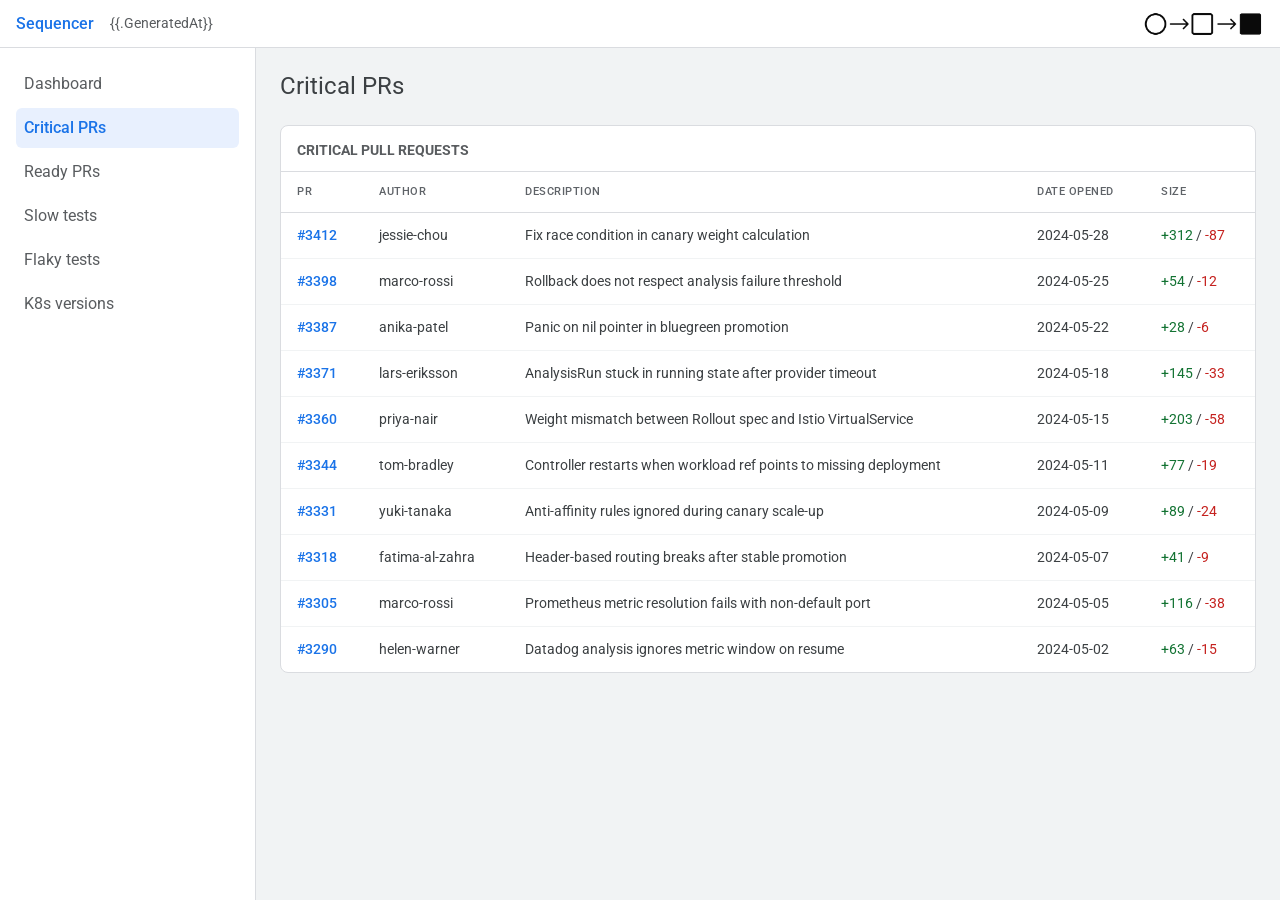
<file: ui/critical.html>
<!DOCTYPE html>
<html lang="en">
<head>
    <meta charset="UTF-8">
    <meta name="viewport" content="width=device-width, initial-scale=1">
    <link rel="icon" href="img/favicon.ico" sizes="32x32">
    <link rel="icon" href="img/favicon.svg" type="image/svg+xml">
    <link href="https://cdn.jsdelivr.net/npm/bootstrap@5.3.0/dist/css/bootstrap.min.css" rel="stylesheet">
    <link href="https://fonts.googleapis.com/css2?family=Roboto:wght@300;400;500&display=swap" rel="stylesheet">
    <link href="dashboard.css" rel="stylesheet">
</head>
<body>

    <input type="checkbox" id="sidebar-toggle" class="sidebar-toggle-input">

    <nav class="navbar gcp-navbar sticky-top p-0 px-3 d-flex justify-content-between align-items-center">
        <div class="d-flex align-items-center">
            <label for="sidebar-toggle" class="hamburger-btn me-3">
                <img src="img/menu.svg" alt="Menu" class="hamburger-icon">
            </label>
            <span class="fw-medium me-3 gcp-brand">Sequencer</span>
            <span class="text-muted small">{{.GeneratedAt}}</span>
        </div>
        <div>
            <img src="img/sequencer-logo.png" alt="Sequencer Infra" class="navbar-logo">
        </div>
    </nav>

    <label for="sidebar-toggle" class="sidebar-backdrop"></label>

    <div class="gcp-sidebar p-3">
        <ul class="nav flex-column gap-1">
            <li class="nav-item"><a class="nav-link text-muted p-2" href="index.html">Dashboard</a></li>
            <li class="nav-item"><a class="nav-link text-dark active fw-medium p-2 rounded nav-link-active" href="critical.html">Critical PRs</a></li>
            <li class="nav-item"><a class="nav-link text-muted p-2" href="ready.html">Ready PRs</a></li>
            <li class="nav-item"><a class="nav-link text-muted p-2" href="slow.html">Slow tests</a></li>
            <li class="nav-item"><a class="nav-link text-muted p-2" href="flaky.html">Flaky tests</a></li>
            <li class="nav-item"><a class="nav-link text-muted p-2" href="version.html">K8s versions</a></li>
        </ul>
    </div>

    <div class="main-content">
        <div class="d-flex justify-content-between align-items-center mb-4">
            <h4 class="mb-0 fw-normal">Critical PRs</h4>
        </div>

        <div class="row g-3">
            <div class="col-12">
                <div class="card gcp-card">
                    <div class="gcp-table-header">
                        <h6 class="text-muted text-uppercase small fw-bold mb-0">Critical Pull Requests</h6>
                    </div>
                    <div class="table-responsive">
                        <table class="gcp-table">
                            <thead>
                                <tr>
                                    <th>PR</th>
                                    <th>Author</th>
                                    <th>Description</th>
                                    <th>Date Opened</th>
                                    <th>Size</th>
                                </tr>
                            </thead>
                            <tbody>
                                <tr>
                                    <td><a href="#">#3412</a></td>
                                    <td>jessie-chou</td>
                                    <td>Fix race condition in canary weight calculation</td>
                                    <td>2024-05-28</td>
                                    <td><span class="diff-add">+312</span> / <span class="diff-del">-87</span></td>
                                </tr>
                                <tr>
                                    <td><a href="#">#3398</a></td>
                                    <td>marco-rossi</td>
                                    <td>Rollback does not respect analysis failure threshold</td>
                                    <td>2024-05-25</td>
                                    <td><span class="diff-add">+54</span> / <span class="diff-del">-12</span></td>
                                </tr>
                                <tr>
                                    <td><a href="#">#3387</a></td>
                                    <td>anika-patel</td>
                                    <td>Panic on nil pointer in bluegreen promotion</td>
                                    <td>2024-05-22</td>
                                    <td><span class="diff-add">+28</span> / <span class="diff-del">-6</span></td>
                                </tr>
                                <tr>
                                    <td><a href="#">#3371</a></td>
                                    <td>lars-eriksson</td>
                                    <td>AnalysisRun stuck in running state after provider timeout</td>
                                    <td>2024-05-18</td>
                                    <td><span class="diff-add">+145</span> / <span class="diff-del">-33</span></td>
                                </tr>
                                <tr>
                                    <td><a href="#">#3360</a></td>
                                    <td>priya-nair</td>
                                    <td>Weight mismatch between Rollout spec and Istio VirtualService</td>
                                    <td>2024-05-15</td>
                                    <td><span class="diff-add">+203</span> / <span class="diff-del">-58</span></td>
                                </tr>
                                <tr>
                                    <td><a href="#">#3344</a></td>
                                    <td>tom-bradley</td>
                                    <td>Controller restarts when workload ref points to missing deployment</td>
                                    <td>2024-05-11</td>
                                    <td><span class="diff-add">+77</span> / <span class="diff-del">-19</span></td>
                                </tr>
                                <tr>
                                    <td><a href="#">#3331</a></td>
                                    <td>yuki-tanaka</td>
                                    <td>Anti-affinity rules ignored during canary scale-up</td>
                                    <td>2024-05-09</td>
                                    <td><span class="diff-add">+89</span> / <span class="diff-del">-24</span></td>
                                </tr>
                                <tr>
                                    <td><a href="#">#3318</a></td>
                                    <td>fatima-al-zahra</td>
                                    <td>Header-based routing breaks after stable promotion</td>
                                    <td>2024-05-07</td>
                                    <td><span class="diff-add">+41</span> / <span class="diff-del">-9</span></td>
                                </tr>
                                <tr>
                                    <td><a href="#">#3305</a></td>
                                    <td>marco-rossi</td>
                                    <td>Prometheus metric resolution fails with non-default port</td>
                                    <td>2024-05-05</td>
                                    <td><span class="diff-add">+116</span> / <span class="diff-del">-38</span></td>
                                </tr>
                                <tr>
                                    <td><a href="#">#3290</a></td>
                                    <td>helen-warner</td>
                                    <td>Datadog analysis ignores metric window on resume</td>
                                    <td>2024-05-02</td>
                                    <td><span class="diff-add">+63</span> / <span class="diff-del">-15</span></td>
                                </tr>
                            </tbody>
                        </table>
                    </div>
                </div>
            </div>
        </div>
    </div>

</body>
</html>
</file>
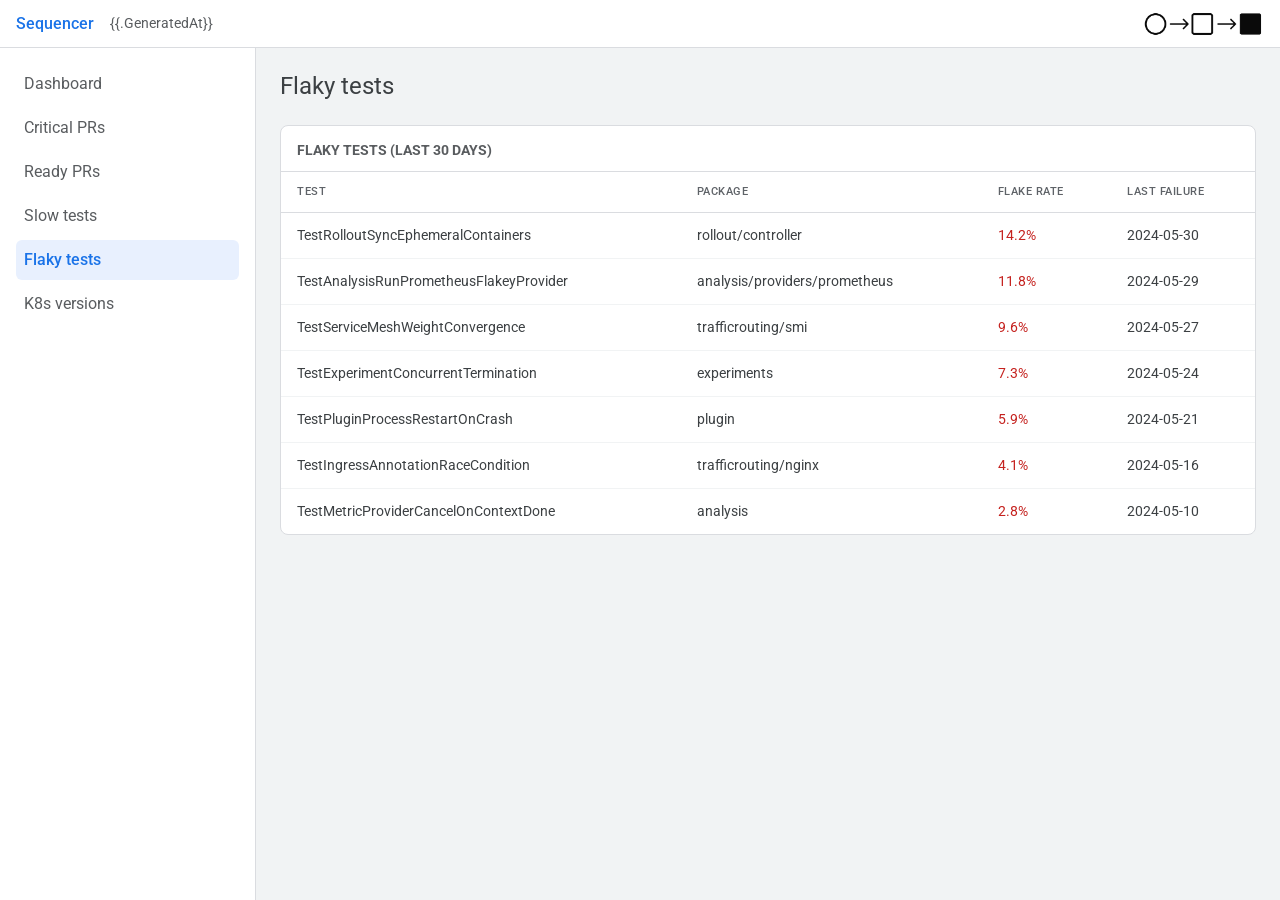
<file: ui/flaky.html>
<!DOCTYPE html>
<html lang="en">
<head>
    <meta charset="UTF-8">
    <meta name="viewport" content="width=device-width, initial-scale=1">
    <link rel="icon" href="img/favicon.ico" sizes="32x32">
    <link rel="icon" href="img/favicon.svg" type="image/svg+xml">
    <link href="https://cdn.jsdelivr.net/npm/bootstrap@5.3.0/dist/css/bootstrap.min.css" rel="stylesheet">
    <link href="https://fonts.googleapis.com/css2?family=Roboto:wght@300;400;500&display=swap" rel="stylesheet">
    <link href="dashboard.css" rel="stylesheet">
</head>
<body>

    <input type="checkbox" id="sidebar-toggle" class="sidebar-toggle-input">

    <nav class="navbar gcp-navbar sticky-top p-0 px-3 d-flex justify-content-between align-items-center">
        <div class="d-flex align-items-center">
            <label for="sidebar-toggle" class="hamburger-btn me-3">
                <img src="img/menu.svg" alt="Menu" class="hamburger-icon">
            </label>
            <span class="fw-medium me-3 gcp-brand">Sequencer</span>
            <span class="text-muted small">{{.GeneratedAt}}</span>
        </div>
        <div>
            <img src="img/sequencer-logo.png" alt="Sequencer Infra" class="navbar-logo">
        </div>
    </nav>

    <label for="sidebar-toggle" class="sidebar-backdrop"></label>

    <div class="gcp-sidebar p-3">
        <ul class="nav flex-column gap-1">
            <li class="nav-item"><a class="nav-link text-muted p-2" href="index.html">Dashboard</a></li>
            <li class="nav-item"><a class="nav-link text-muted p-2" href="critical.html">Critical PRs</a></li>
            <li class="nav-item"><a class="nav-link text-muted p-2" href="ready.html">Ready PRs</a></li>
            <li class="nav-item"><a class="nav-link text-muted p-2" href="slow.html">Slow tests</a></li>
            <li class="nav-item"><a class="nav-link text-dark active fw-medium p-2 rounded nav-link-active" href="flaky.html">Flaky tests</a></li>
            <li class="nav-item"><a class="nav-link text-muted p-2" href="version.html">K8s versions</a></li>
        </ul>
    </div>

    <div class="main-content">
        <div class="d-flex justify-content-between align-items-center mb-4">
            <h4 class="mb-0 fw-normal">Flaky tests</h4>
        </div>

        <div class="row g-3">
            <div class="col-12">
                <div class="card gcp-card">
                    <div class="gcp-table-header">
                        <h6 class="text-muted text-uppercase small fw-bold mb-0">Flaky Tests (last 30 days)</h6>
                    </div>
                    <div class="table-responsive">
                        <table class="gcp-table">
                            <thead>
                                <tr>
                                    <th>Test</th>
                                    <th>Package</th>
                                    <th>Flake Rate</th>
                                    <th>Last Failure</th>
                                </tr>
                            </thead>
                            <tbody>
                                <tr>
                                    <td>TestRolloutSyncEphemeralContainers</td>
                                    <td>rollout/controller</td>
                                    <td><span class="diff-del">14.2%</span></td>
                                    <td>2024-05-30</td>
                                </tr>
                                <tr>
                                    <td>TestAnalysisRunPrometheusFlakeyProvider</td>
                                    <td>analysis/providers/prometheus</td>
                                    <td><span class="diff-del">11.8%</span></td>
                                    <td>2024-05-29</td>
                                </tr>
                                <tr>
                                    <td>TestServiceMeshWeightConvergence</td>
                                    <td>trafficrouting/smi</td>
                                    <td><span class="diff-del">9.6%</span></td>
                                    <td>2024-05-27</td>
                                </tr>
                                <tr>
                                    <td>TestExperimentConcurrentTermination</td>
                                    <td>experiments</td>
                                    <td><span class="diff-del">7.3%</span></td>
                                    <td>2024-05-24</td>
                                </tr>
                                <tr>
                                    <td>TestPluginProcessRestartOnCrash</td>
                                    <td>plugin</td>
                                    <td><span class="diff-del">5.9%</span></td>
                                    <td>2024-05-21</td>
                                </tr>
                                <tr>
                                    <td>TestIngressAnnotationRaceCondition</td>
                                    <td>trafficrouting/nginx</td>
                                    <td><span class="diff-del">4.1%</span></td>
                                    <td>2024-05-16</td>
                                </tr>
                                <tr>
                                    <td>TestMetricProviderCancelOnContextDone</td>
                                    <td>analysis</td>
                                    <td><span class="diff-del">2.8%</span></td>
                                    <td>2024-05-10</td>
                                </tr>
                            </tbody>
                        </table>
                    </div>
                </div>
            </div>
        </div>
    </div>

</body>
</html>
</file>
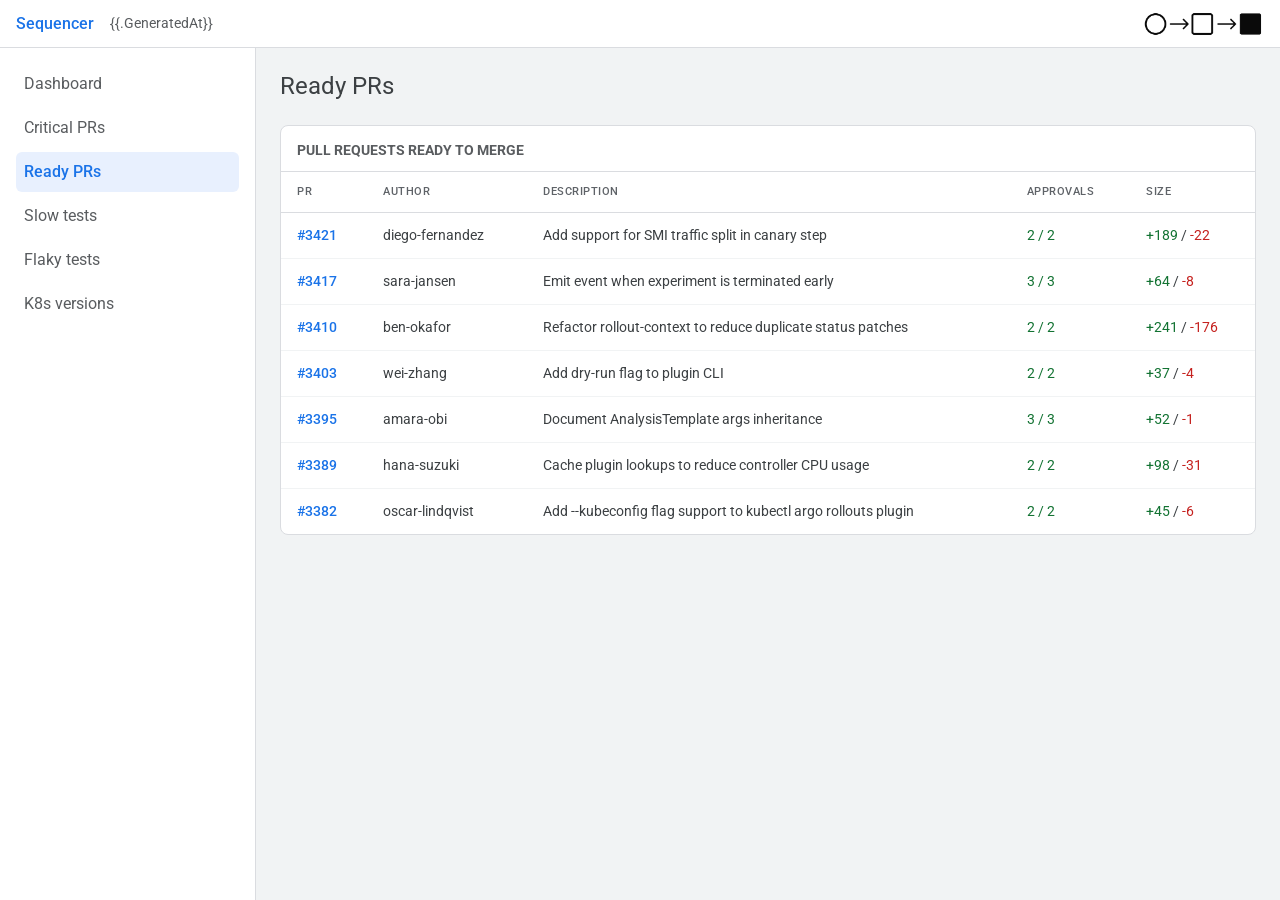
<file: ui/ready.html>
<!DOCTYPE html>
<html lang="en">
<head>
    <meta charset="UTF-8">
    <meta name="viewport" content="width=device-width, initial-scale=1">
    <link rel="icon" href="img/favicon.ico" sizes="32x32">
    <link rel="icon" href="img/favicon.svg" type="image/svg+xml">
    <link href="https://cdn.jsdelivr.net/npm/bootstrap@5.3.0/dist/css/bootstrap.min.css" rel="stylesheet">
    <link href="https://fonts.googleapis.com/css2?family=Roboto:wght@300;400;500&display=swap" rel="stylesheet">
    <link href="dashboard.css" rel="stylesheet">
</head>
<body>

    <input type="checkbox" id="sidebar-toggle" class="sidebar-toggle-input">

    <nav class="navbar gcp-navbar sticky-top p-0 px-3 d-flex justify-content-between align-items-center">
        <div class="d-flex align-items-center">
            <label for="sidebar-toggle" class="hamburger-btn me-3">
                <img src="img/menu.svg" alt="Menu" class="hamburger-icon">
            </label>
            <span class="fw-medium me-3 gcp-brand">Sequencer</span>
            <span class="text-muted small">{{.GeneratedAt}}</span>
        </div>
        <div>
            <img src="img/sequencer-logo.png" alt="Sequencer Infra" class="navbar-logo">
        </div>
    </nav>

    <label for="sidebar-toggle" class="sidebar-backdrop"></label>

    <div class="gcp-sidebar p-3">
        <ul class="nav flex-column gap-1">
            <li class="nav-item"><a class="nav-link text-muted p-2" href="index.html">Dashboard</a></li>
            <li class="nav-item"><a class="nav-link text-muted p-2" href="critical.html">Critical PRs</a></li>
            <li class="nav-item"><a class="nav-link text-dark active fw-medium p-2 rounded nav-link-active" href="ready.html">Ready PRs</a></li>
            <li class="nav-item"><a class="nav-link text-muted p-2" href="slow.html">Slow tests</a></li>
            <li class="nav-item"><a class="nav-link text-muted p-2" href="flaky.html">Flaky tests</a></li>
            <li class="nav-item"><a class="nav-link text-muted p-2" href="version.html">K8s versions</a></li>
        </ul>
    </div>

    <div class="main-content">
        <div class="d-flex justify-content-between align-items-center mb-4">
            <h4 class="mb-0 fw-normal">Ready PRs</h4>
        </div>

        <div class="row g-3">
            <div class="col-12">
                <div class="card gcp-card">
                    <div class="gcp-table-header">
                        <h6 class="text-muted text-uppercase small fw-bold mb-0">Pull Requests Ready to Merge</h6>
                    </div>
                    <div class="table-responsive">
                        <table class="gcp-table">
                            <thead>
                                <tr>
                                    <th>PR</th>
                                    <th>Author</th>
                                    <th>Description</th>
                                    <th>Approvals</th>
                                    <th>Size</th>
                                </tr>
                            </thead>
                            <tbody>
                                <tr>
                                    <td><a href="#">#3421</a></td>
                                    <td>diego-fernandez</td>
                                    <td>Add support for SMI traffic split in canary step</td>
                                    <td><span class="diff-add">2 / 2</span></td>
                                    <td><span class="diff-add">+189</span> / <span class="diff-del">-22</span></td>
                                </tr>
                                <tr>
                                    <td><a href="#">#3417</a></td>
                                    <td>sara-jansen</td>
                                    <td>Emit event when experiment is terminated early</td>
                                    <td><span class="diff-add">3 / 3</span></td>
                                    <td><span class="diff-add">+64</span> / <span class="diff-del">-8</span></td>
                                </tr>
                                <tr>
                                    <td><a href="#">#3410</a></td>
                                    <td>ben-okafor</td>
                                    <td>Refactor rollout-context to reduce duplicate status patches</td>
                                    <td><span class="diff-add">2 / 2</span></td>
                                    <td><span class="diff-add">+241</span> / <span class="diff-del">-176</span></td>
                                </tr>
                                <tr>
                                    <td><a href="#">#3403</a></td>
                                    <td>wei-zhang</td>
                                    <td>Add dry-run flag to plugin CLI</td>
                                    <td><span class="diff-add">2 / 2</span></td>
                                    <td><span class="diff-add">+37</span> / <span class="diff-del">-4</span></td>
                                </tr>
                                <tr>
                                    <td><a href="#">#3395</a></td>
                                    <td>amara-obi</td>
                                    <td>Document AnalysisTemplate args inheritance</td>
                                    <td><span class="diff-add">3 / 3</span></td>
                                    <td><span class="diff-add">+52</span> / <span class="diff-del">-1</span></td>
                                </tr>
                                <tr>
                                    <td><a href="#">#3389</a></td>
                                    <td>hana-suzuki</td>
                                    <td>Cache plugin lookups to reduce controller CPU usage</td>
                                    <td><span class="diff-add">2 / 2</span></td>
                                    <td><span class="diff-add">+98</span> / <span class="diff-del">-31</span></td>
                                </tr>
                                <tr>
                                    <td><a href="#">#3382</a></td>
                                    <td>oscar-lindqvist</td>
                                    <td>Add --kubeconfig flag support to kubectl argo rollouts plugin</td>
                                    <td><span class="diff-add">2 / 2</span></td>
                                    <td><span class="diff-add">+45</span> / <span class="diff-del">-6</span></td>
                                </tr>
                            </tbody>
                        </table>
                    </div>
                </div>
            </div>
        </div>
    </div>

</body>
</html>
</file>
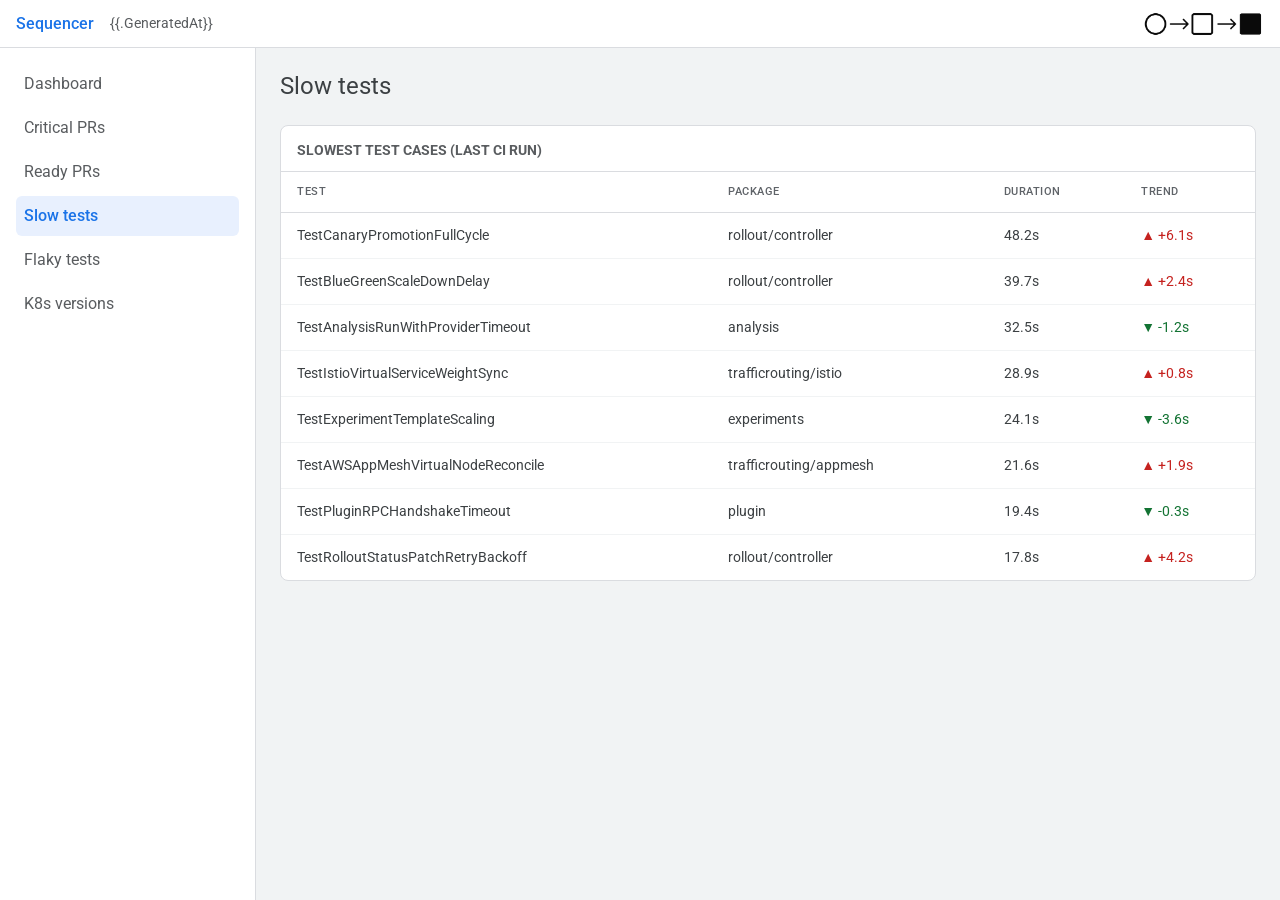
<file: ui/slow.html>
<!DOCTYPE html>
<html lang="en">
<head>
    <meta charset="UTF-8">
    <meta name="viewport" content="width=device-width, initial-scale=1">
    <link rel="icon" href="img/favicon.ico" sizes="32x32">
    <link rel="icon" href="img/favicon.svg" type="image/svg+xml">
    <link href="https://cdn.jsdelivr.net/npm/bootstrap@5.3.0/dist/css/bootstrap.min.css" rel="stylesheet">
    <link href="https://fonts.googleapis.com/css2?family=Roboto:wght@300;400;500&display=swap" rel="stylesheet">
    <link href="dashboard.css" rel="stylesheet">
</head>
<body>

    <input type="checkbox" id="sidebar-toggle" class="sidebar-toggle-input">

    <nav class="navbar gcp-navbar sticky-top p-0 px-3 d-flex justify-content-between align-items-center">
        <div class="d-flex align-items-center">
            <label for="sidebar-toggle" class="hamburger-btn me-3">
                <img src="img/menu.svg" alt="Menu" class="hamburger-icon">
            </label>
            <span class="fw-medium me-3 gcp-brand">Sequencer</span>
            <span class="text-muted small">{{.GeneratedAt}}</span>
        </div>
        <div>
            <img src="img/sequencer-logo.png" alt="Sequencer Infra" class="navbar-logo">
        </div>
    </nav>

    <label for="sidebar-toggle" class="sidebar-backdrop"></label>

    <div class="gcp-sidebar p-3">
        <ul class="nav flex-column gap-1">
            <li class="nav-item"><a class="nav-link text-muted p-2" href="index.html">Dashboard</a></li>
            <li class="nav-item"><a class="nav-link text-muted p-2" href="critical.html">Critical PRs</a></li>
            <li class="nav-item"><a class="nav-link text-muted p-2" href="ready.html">Ready PRs</a></li>
            <li class="nav-item"><a class="nav-link text-dark active fw-medium p-2 rounded nav-link-active" href="slow.html">Slow tests</a></li>
            <li class="nav-item"><a class="nav-link text-muted p-2" href="flaky.html">Flaky tests</a></li>
            <li class="nav-item"><a class="nav-link text-muted p-2" href="version.html">K8s versions</a></li>
        </ul>
    </div>

    <div class="main-content">
        <div class="d-flex justify-content-between align-items-center mb-4">
            <h4 class="mb-0 fw-normal">Slow tests</h4>
        </div>

        <div class="row g-3">
            <div class="col-12">
                <div class="card gcp-card">
                    <div class="gcp-table-header">
                        <h6 class="text-muted text-uppercase small fw-bold mb-0">Slowest Test Cases (last CI run)</h6>
                    </div>
                    <div class="table-responsive">
                        <table class="gcp-table">
                            <thead>
                                <tr>
                                    <th>Test</th>
                                    <th>Package</th>
                                    <th>Duration</th>
                                    <th>Trend</th>
                                </tr>
                            </thead>
                            <tbody>
                                <tr>
                                    <td>TestCanaryPromotionFullCycle</td>
                                    <td>rollout/controller</td>
                                    <td>48.2s</td>
                                    <td><span class="diff-del">▲ +6.1s</span></td>
                                </tr>
                                <tr>
                                    <td>TestBlueGreenScaleDownDelay</td>
                                    <td>rollout/controller</td>
                                    <td>39.7s</td>
                                    <td><span class="diff-del">▲ +2.4s</span></td>
                                </tr>
                                <tr>
                                    <td>TestAnalysisRunWithProviderTimeout</td>
                                    <td>analysis</td>
                                    <td>32.5s</td>
                                    <td><span class="diff-add">▼ -1.2s</span></td>
                                </tr>
                                <tr>
                                    <td>TestIstioVirtualServiceWeightSync</td>
                                    <td>trafficrouting/istio</td>
                                    <td>28.9s</td>
                                    <td><span class="diff-del">▲ +0.8s</span></td>
                                </tr>
                                <tr>
                                    <td>TestExperimentTemplateScaling</td>
                                    <td>experiments</td>
                                    <td>24.1s</td>
                                    <td><span class="diff-add">▼ -3.6s</span></td>
                                </tr>
                                <tr>
                                    <td>TestAWSAppMeshVirtualNodeReconcile</td>
                                    <td>trafficrouting/appmesh</td>
                                    <td>21.6s</td>
                                    <td><span class="diff-del">▲ +1.9s</span></td>
                                </tr>
                                <tr>
                                    <td>TestPluginRPCHandshakeTimeout</td>
                                    <td>plugin</td>
                                    <td>19.4s</td>
                                    <td><span class="diff-add">▼ -0.3s</span></td>
                                </tr>
                                <tr>
                                    <td>TestRolloutStatusPatchRetryBackoff</td>
                                    <td>rollout/controller</td>
                                    <td>17.8s</td>
                                    <td><span class="diff-del">▲ +4.2s</span></td>
                                </tr>
                            </tbody>
                        </table>
                    </div>
                </div>
            </div>
        </div>
    </div>

</body>
</html>
</file>
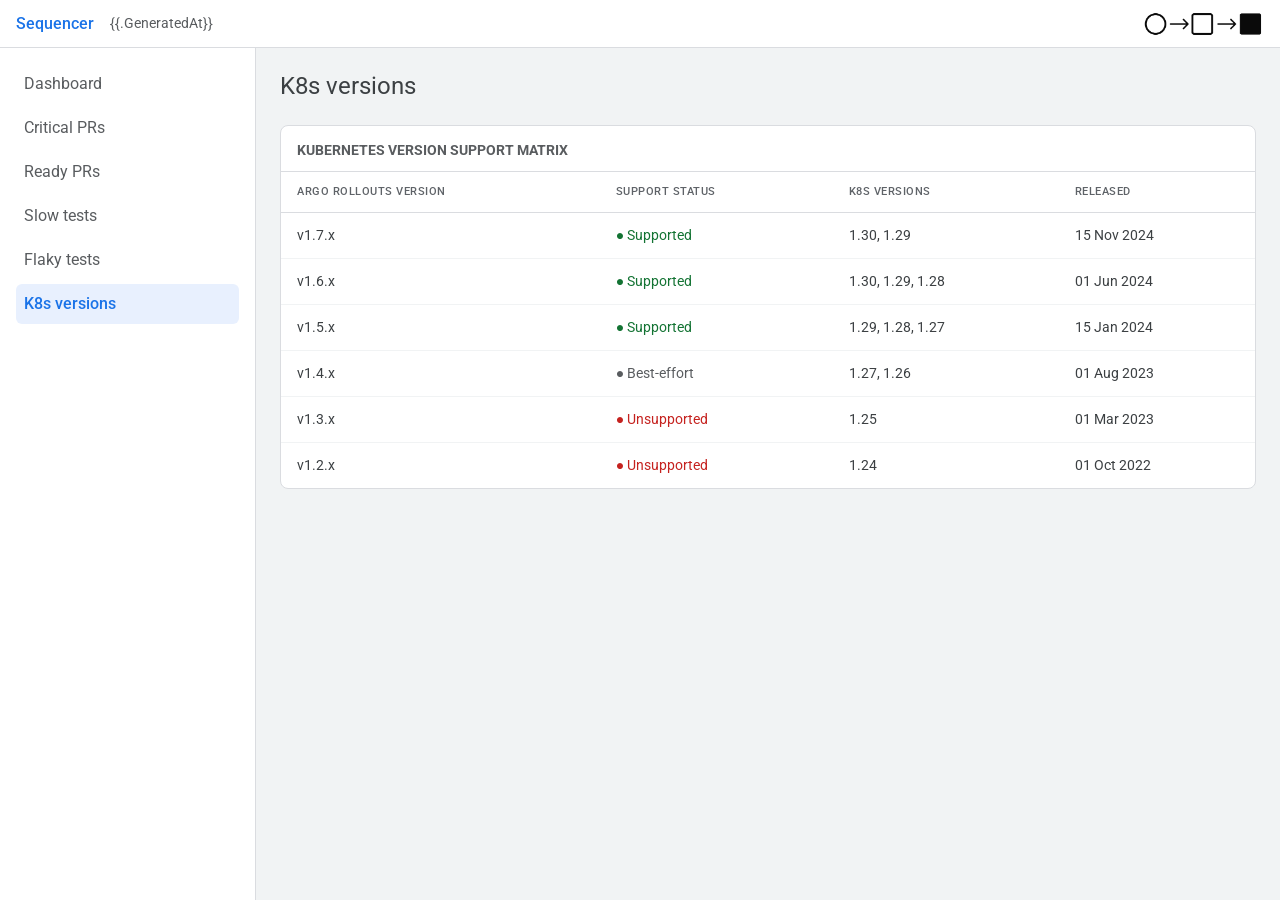
<file: ui/version.html>
<!DOCTYPE html>
<html lang="en">
<head>
    <meta charset="UTF-8">
    <meta name="viewport" content="width=device-width, initial-scale=1">
    <link rel="icon" href="img/favicon.ico" sizes="32x32">
    <link rel="icon" href="img/favicon.svg" type="image/svg+xml">
    <link href="https://cdn.jsdelivr.net/npm/bootstrap@5.3.0/dist/css/bootstrap.min.css" rel="stylesheet">
    <link href="https://fonts.googleapis.com/css2?family=Roboto:wght@300;400;500&display=swap" rel="stylesheet">
    <link href="dashboard.css" rel="stylesheet">
</head>
<body>

    <input type="checkbox" id="sidebar-toggle" class="sidebar-toggle-input">

    <nav class="navbar gcp-navbar sticky-top p-0 px-3 d-flex justify-content-between align-items-center">
        <div class="d-flex align-items-center">
            <label for="sidebar-toggle" class="hamburger-btn me-3">
                <img src="img/menu.svg" alt="Menu" class="hamburger-icon">
            </label>
            <span class="fw-medium me-3 gcp-brand">Sequencer</span>
            <span class="text-muted small">{{.GeneratedAt}}</span>
        </div>
        <div>
            <img src="img/sequencer-logo.png" alt="Sequencer Infra" class="navbar-logo">
        </div>
    </nav>

    <label for="sidebar-toggle" class="sidebar-backdrop"></label>

    <div class="gcp-sidebar p-3">
        <ul class="nav flex-column gap-1">
            <li class="nav-item"><a class="nav-link text-muted p-2" href="index.html">Dashboard</a></li>
            <li class="nav-item"><a class="nav-link text-muted p-2" href="critical.html">Critical PRs</a></li>
            <li class="nav-item"><a class="nav-link text-muted p-2" href="ready.html">Ready PRs</a></li>
            <li class="nav-item"><a class="nav-link text-muted p-2" href="slow.html">Slow tests</a></li>
            <li class="nav-item"><a class="nav-link text-muted p-2" href="flaky.html">Flaky tests</a></li>
            <li class="nav-item"><a class="nav-link text-dark active fw-medium p-2 rounded nav-link-active" href="version.html">K8s versions</a></li>
        </ul>
    </div>

    <div class="main-content">
        <div class="d-flex justify-content-between align-items-center mb-4">
            <h4 class="mb-0 fw-normal">K8s versions</h4>
        </div>

        <div class="row g-3">
            <div class="col-12">
                <div class="card gcp-card">
                    <div class="gcp-table-header">
                        <h6 class="text-muted text-uppercase small fw-bold mb-0">Kubernetes Version Support Matrix</h6>
                    </div>
                    <div class="table-responsive">
                        <table class="gcp-table">
                            <thead>
                                <tr>
                                    <th>Argo Rollouts Version</th>
                                    <th>Support Status</th>
                                    <th>K8s Versions</th>
                                    <th>Released</th>
                                </tr>
                            </thead>
                            <tbody>
                                <tr>
                                    <td>v1.7.x</td>
                                    <td><span class="diff-add">● Supported</span></td>
                                    <td>1.30, 1.29</td>
                                    <td>15 Nov 2024</td>
                                </tr>
                                <tr>
                                    <td>v1.6.x</td>
                                    <td><span class="diff-add">● Supported</span></td>
                                    <td>1.30, 1.29, 1.28</td>
                                    <td>01 Jun 2024</td>
                                </tr>
                                <tr>
                                    <td>v1.5.x</td>
                                    <td><span class="diff-add">● Supported</span></td>
                                    <td>1.29, 1.28, 1.27</td>
                                    <td>15 Jan 2024</td>
                                </tr>
                                <tr>
                                    <td>v1.4.x</td>
                                    <td><span class="text-muted">● Best-effort</span></td>
                                    <td>1.27, 1.26</td>
                                    <td>01 Aug 2023</td>
                                </tr>
                                <tr>
                                    <td>v1.3.x</td>
                                    <td><span class="diff-del">● Unsupported</span></td>
                                    <td>1.25</td>
                                    <td>01 Mar 2023</td>
                                </tr>
                                <tr>
                                    <td>v1.2.x</td>
                                    <td><span class="diff-del">● Unsupported</span></td>
                                    <td>1.24</td>
                                    <td>01 Oct 2022</td>
                                </tr>
                            </tbody>
                        </table>
                    </div>
                </div>
            </div>
        </div>
    </div>

</body>
</html>
</file>
<file: ui/dashboard.css>
body {
    font-family: 'Roboto', sans-serif;
    background-color: #f1f3f4;
    color: #3c4043;
    overflow-x: hidden;
}

/* ── Navbar ── */

.navbar-logo {
    height: 36px;
    width: auto;
}

.gcp-navbar {
    background-color: #ffffff;
    border-bottom: 1px solid #dadce0;
    height: 48px;
    z-index: 200;
}

.gcp-brand {
    color: #1a73e8;
}

.project-picker {
    padding: 0.25rem 0.75rem;
    font-size: 0.875rem;
    color: #3c4043;
    background: #fff;
    border: 1px solid #dadce0;
    border-radius: 4px;
}

.project-picker:hover {
    background: #f1f3f4;
}

.project-menu .dropdown-item {
    font-size: 0.875rem;
}

.project-menu .dropdown-item.active {
    color: #1a73e8;
    background-color: #e8f0fe;
}

.github-button {
    display: inline-flex;
    align-items: center;
    gap: 0.5rem;
    padding: 0.25rem 0.75rem;
    font-size: 0.875rem;
    line-height: 1.5;
    color: #fff;
    background: #24292f;
    border: 1px solid rgba(31, 35, 40, 0.15);
    border-radius: 6px;
    text-decoration: none;
}

.github-button:hover {
    color: #fff;
    background: #32383f;
}

.github-button svg {
    width: 1rem;
    height: 1rem;
    fill: currentColor;
}

/* ── Hamburger (hidden on desktop) ── */

.sidebar-toggle-input {
    display: none;
}

.hamburger-btn {
    display: none;
    cursor: pointer;
    align-items: center;
    padding: 4px;
    border-radius: 4px;
    margin-bottom: 0;
}

.hamburger-icon {
    width: 24px;
    height: 24px;
    display: block;
}

/* ── Sidebar ── */

.gcp-sidebar {
    background-color: #ffffff;
    border-right: 1px solid #dadce0;
    width: 256px;
    height: calc(100vh - 48px);
    position: fixed;
    top: 48px;
    left: 0;
    z-index: 150;
    transition: transform 0.25s ease;
}

/* ── Backdrop (hidden by default) ── */

.sidebar-backdrop {
    display: none;
    position: fixed;
    inset: 0;
    top: 48px;
    background: rgba(0, 0, 0, 0.4);
    z-index: 140;
    cursor: pointer;
}

/* ── Cards ── */

.gcp-card {
    background: #ffffff;
    border: 1px solid #dadce0;
    border-radius: 8px;
    box-shadow: none;
}

.nav-link-active {
    background-color: #e8f0fe;
    color: #1a73e8 !important;
}

.gcp-sidebar .nav-link {
    border-radius: 4px;
    transition: background-color 0.15s ease;
}

.gcp-sidebar .nav-link:not(.nav-link-active):hover {
    background-color: rgba(60, 64, 67, 0.08);
    color: #3c4043 !important;
}

.sidebar-section {
    border-top: 1px solid #dadce0;
    margin-top: 8px;
    padding: 16px 8px 4px;
    font-size: 0.6875rem;
    font-weight: 500;
    letter-spacing: 0.1em;
    text-transform: uppercase;
    color: #9aa0a6;
}

/* ── Table ── */

.gcp-table-header {
    padding: 16px 16px 12px;
    border-bottom: 1px solid #dadce0;
}

.gcp-table {
    width: 100%;
    border-collapse: collapse;
    font-size: 14px;
}

.gcp-table thead th {
    padding: 12px 16px;
    font-size: 11px;
    font-weight: 500;
    color: #5f6368;
    text-transform: uppercase;
    letter-spacing: 0.5px;
    border-bottom: 1px solid #dadce0;
    white-space: nowrap;
}

.gcp-table tbody td {
    padding: 12px 16px;
    color: #3c4043;
    border-bottom: 1px solid #f1f3f4;
    vertical-align: middle;
}

.gcp-table tbody tr:last-child td {
    border-bottom: none;
}

.gcp-table tbody tr {
    transition: background-color 0.15s ease;
}

.gcp-table tbody tr:hover {
    background-color: rgba(60, 64, 67, 0.08);
}

.gcp-table a {
    color: #1a73e8;
    text-decoration: none;
    font-weight: 500;
}

.gcp-table a:hover {
    text-decoration: underline;
}

.diff-add { color: #137333; }
.diff-del { color: #c5221f; }

/* ── Main content ── */

.main-content {
    margin-left: 256px;
    padding: 24px;
}

/* ── Responsive: tablet & mobile (< 768px) ── */

@media (max-width: 767px) {
    .hamburger-btn {
        display: flex;
    }

    .gcp-navbar {
        flex-wrap: nowrap;
    }

    .navbar-logo {
        height: 22px;
    }

    /* Make room for the project picker */
    .gcp-brand {
        display: none;
    }

    .gcp-sidebar {
        transform: translateX(-256px);
    }

    .main-content {
        margin-left: 0;
        padding: 16px;
    }

    /* Sidebar open state */
    .sidebar-toggle-input:checked ~ .gcp-sidebar {
        transform: translateX(0);
    }

    /* Backdrop visible when sidebar open */
    .sidebar-toggle-input:checked ~ .sidebar-backdrop {
        display: block;
    }
}

.logout-form {
    display: inline;
}

button.github-button {
    cursor: pointer;
}

.nav-user {
    font-size: 0.875rem;
}
</file>
